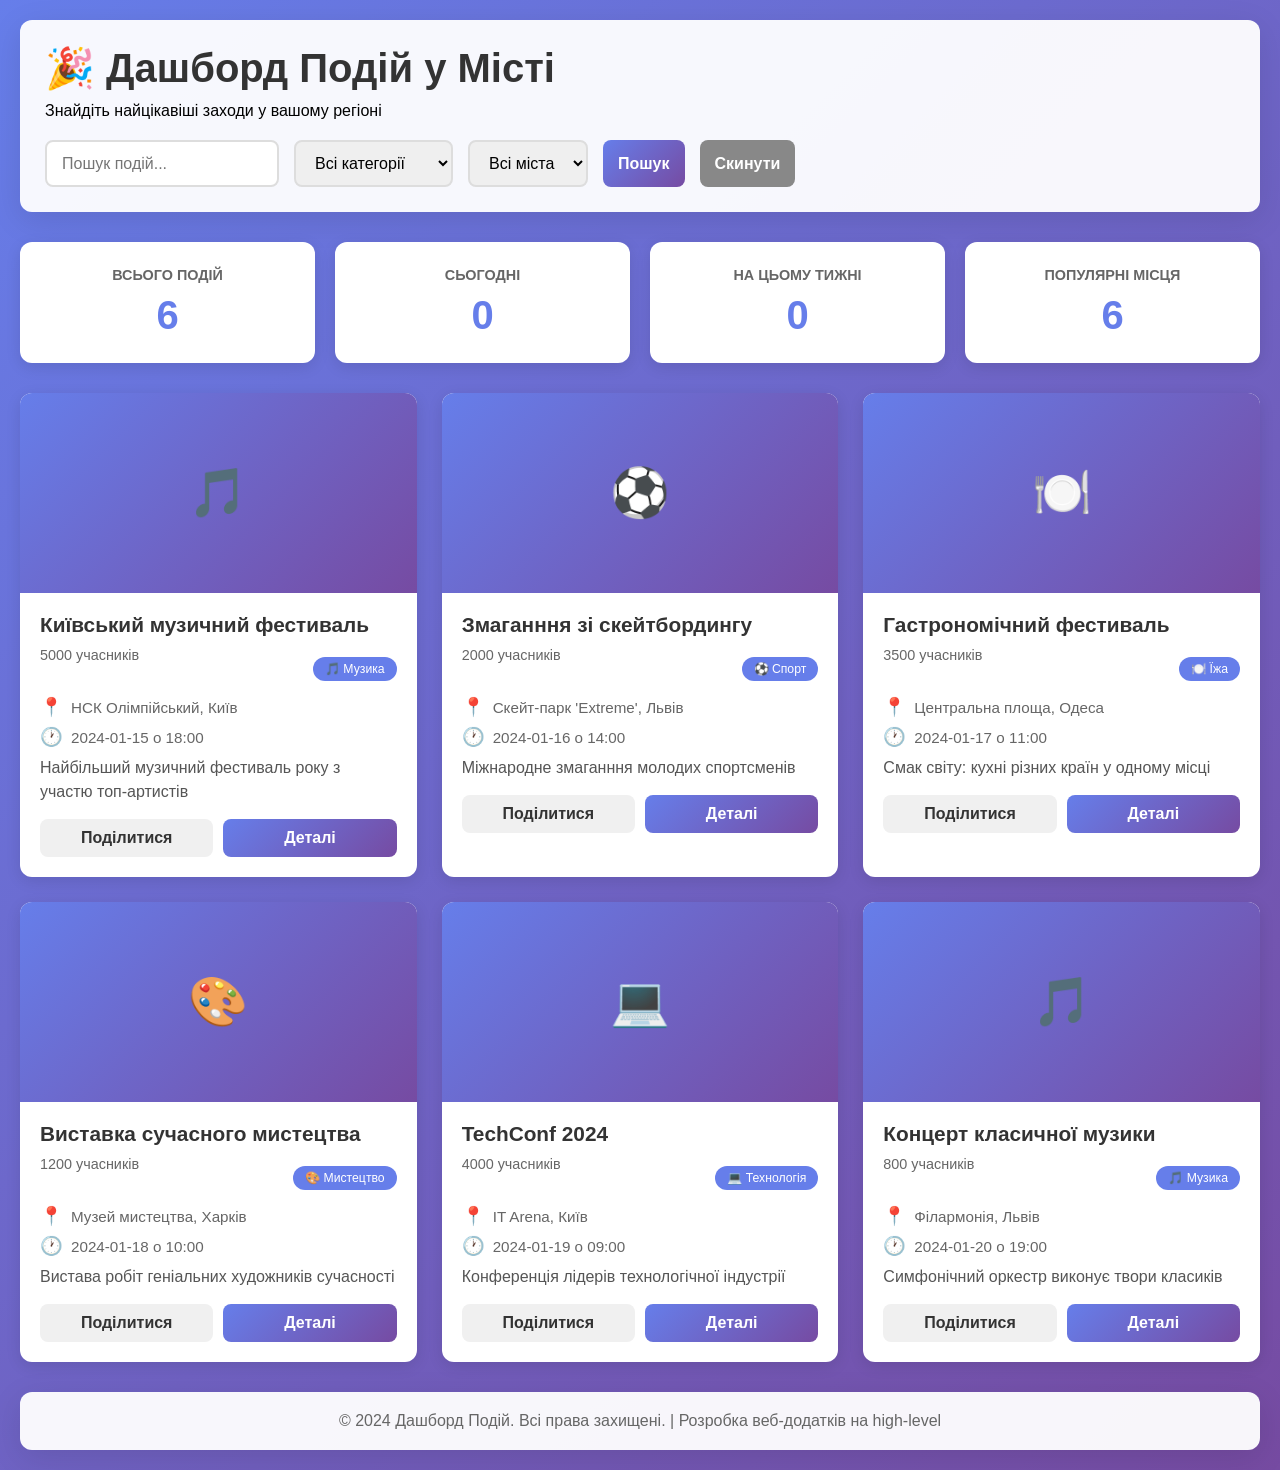
<file: html/index.html>
<!DOCTYPE html>
<html lang="uk">
<head>
    <meta charset="UTF-8">
    <meta name="viewport" content="width=device-width, initial-scale=1.0">
    <title>Дашборд для Подій у Місті</title>
    <style>
        * {
            margin: 0;
            padding: 0;
            box-sizing: border-box;
        }

        body {
            font-family: 'Segoe UI', Tahoma, Geneva, Verdana, sans-serif;
            background: linear-gradient(135deg, #667eea 0%, #764ba2 100%);
            min-height: 100vh;
            padding: 20px;
        }

        .container {
            max-width: 1400px;
            margin: 0 auto;
        }

        header {
            background: rgba(255, 255, 255, 0.95);
            padding: 25px;
            border-radius: 12px;
            box-shadow: 0 8px 32px rgba(0, 0, 0, 0.1);
            margin-bottom: 30px;
        }

        h1 {
            color: #333;
            font-size: 2.5em;
            margin-bottom: 10px;
        }

        .search-filters {
            display: flex;
            gap: 15px;
            margin-top: 20px;
            flex-wrap: wrap;
        }

        input, select, button {
            padding: 12px 15px;
            border: 2px solid #ddd;
            border-radius: 8px;
            font-size: 1em;
            transition: all 0.3s ease;
        }

        input:focus, select:focus {
            outline: none;
            border-color: #667eea;
            box-shadow: 0 0 0 3px rgba(102, 126, 234, 0.1);
        }

        button {
            background: linear-gradient(135deg, #667eea 0%, #764ba2 100%);
            color: white;
            border: none;
            cursor: pointer;
            font-weight: 600;
        }

        button:hover {
            transform: translateY(-2px);
            box-shadow: 0 5px 15px rgba(102, 126, 234, 0.4);
        }

        .stats-grid {
            display: grid;
            grid-template-columns: repeat(auto-fit, minmax(200px, 1fr));
            gap: 20px;
            margin-bottom: 30px;
        }

        .stat-card {
            background: white;
            padding: 25px;
            border-radius: 12px;
            box-shadow: 0 4px 15px rgba(0, 0, 0, 0.1);
            text-align: center;
        }

        .stat-card h3 {
            color: #666;
            font-size: 0.9em;
            text-transform: uppercase;
            margin-bottom: 10px;
        }

        .stat-card .number {
            font-size: 2.5em;
            font-weight: bold;
            color: #667eea;
        }

        .events-grid {
            display: grid;
            grid-template-columns: repeat(auto-fill, minmax(320px, 1fr));
            gap: 25px;
            margin-bottom: 30px;
        }

        .event-card {
            background: white;
            border-radius: 12px;
            overflow: hidden;
            box-shadow: 0 4px 15px rgba(0, 0, 0, 0.1);
            transition: all 0.3s ease;
            cursor: pointer;
        }

        .event-card:hover {
            transform: translateY(-10px);
            box-shadow: 0 12px 25px rgba(0, 0, 0, 0.15);
        }

        .event-image {
            width: 100%;
            height: 200px;
            background: linear-gradient(135deg, #667eea 0%, #764ba2 100%);
            display: flex;
            align-items: center;
            justify-content: center;
            font-size: 3em;
        }

        .event-content {
            padding: 20px;
        }

        .event-content h3 {
            color: #333;
            margin-bottom: 10px;
            font-size: 1.3em;
        }

        .event-meta {
            display: flex;
            justify-content: space-between;
            margin-bottom: 15px;
            color: #666;
            font-size: 0.9em;
        }

        .event-description {
            color: #555;
            margin-bottom: 15px;
            line-height: 1.5;
        }

        .event-location, .event-time {
            display: flex;
            align-items: center;
            margin-bottom: 8px;
            color: #666;
            font-size: 0.95em;
        }

        .event-location::before, .event-time::before {
            margin-right: 8px;
            font-size: 1.2em;
        }

        .event-location::before {
            content: "📍";
        }

        .event-time::before {
            content: "🕐";
        }

        .event-footer {
            display: flex;
            gap: 10px;
        }

        .btn-secondary {
            flex: 1;
            padding: 10px;
            background: #f0f0f0;
            color: #333;
            border: none;
            border-radius: 8px;
            cursor: pointer;
            transition: all 0.3s ease;
        }

        .btn-secondary:hover {
            background: #e0e0e0;
        }

        .btn-primary {
            flex: 1;
            padding: 10px;
            background: linear-gradient(135deg, #667eea 0%, #764ba2 100%);
            color: white;
            border: none;
            border-radius: 8px;
            cursor: pointer;
            font-weight: 600;
            transition: all 0.3s ease;
        }

        .btn-primary:hover {
            transform: scale(1.05);
        }

        .modal {
            display: none;
            position: fixed;
            top: 0;
            left: 0;
            width: 100%;
            height: 100%;
            background: rgba(0, 0, 0, 0.5);
            z-index: 1000;
            align-items: center;
            justify-content: center;
        }

        .modal.active {
            display: flex;
        }

        .modal-content {
            background: white;
            border-radius: 12px;
            padding: 30px;
            max-width: 600px;
            width: 90%;
            box-shadow: 0 20px 60px rgba(0, 0, 0, 0.3);
        }

        .modal-content h2 {
            margin-bottom: 20px;
            color: #333;
        }

        .modal-close {
            float: right;
            font-size: 1.5em;
            cursor: pointer;
            color: #999;
        }

        .modal-close:hover {
            color: #333;
        }

        footer {
            background: rgba(255, 255, 255, 0.95);
            padding: 20px;
            border-radius: 12px;
            text-align: center;
            color: #666;
            box-shadow: 0 8px 32px rgba(0, 0, 0, 0.1);
        }

        @media (max-width: 768px) {
            h1 {
                font-size: 1.8em;
            }

            .search-filters {
                flex-direction: column;
            }

            input, select, button {
                width: 100%;
            }

            .events-grid {
                grid-template-columns: 1fr;
            }
        }

        .category-badge {
            display: inline-block;
            background: #667eea;
            color: white;
            padding: 5px 12px;
            border-radius: 20px;
            font-size: 0.85em;
            margin-top: 10px;
        }

        .no-events {
            grid-column: 1 / -1;
            text-align: center;
            padding: 50px;
            color: #999;
        }
    </style>
</head>
<body>
    <div class="container">
        <header>
            <h1>🎉 Дашборд Подій у Місті</h1>
            <p>Знайдіть найцікавіші заходи у вашому регіоні</p>
            
            <div class="search-filters">
                <input type="text" id="searchInput" placeholder="Пошук подій...">
                <select id="categoryFilter">
                    <option value="">Всі категорії</option>
                    <option value="music">🎵 Музика</option>
                    <option value="sports">⚽ Спорт</option>
                    <option value="food">🍽️ Їжа</option>
                    <option value="art">🎨 Мистецтво</option>
                    <option value="technology">💻 Технологія</option>
                </select>
                <select id="cityFilter">
                    <option value="">Всі міста</option>
                    <option value="kyiv">Київ</option>
                    <option value="lviv">Львів</option>
                    <option value="kharkiv">Харків</option>
                    <option value="odesa">Одеса</option>
                </select>
                <button onclick="applyFilters()">Пошук</button>
                <button onclick="resetFilters()" style="background: #888;">Скинути</button>
            </div>
        </header>

        <div class="stats-grid" id="statsGrid">
            <div class="stat-card">
                <h3>Всього подій</h3>
                <div class="number" id="totalEvents">0</div>
            </div>
            <div class="stat-card">
                <h3>Сьогодні</h3>
                <div class="number" id="todayEvents">0</div>
            </div>
            <div class="stat-card">
                <h3>На цьому тижні</h3>
                <div class="number" id="weekEvents">0</div>
            </div>
            <div class="stat-card">
                <h3>Популярні місця</h3>
                <div class="number" id="popularVenues">0</div>
            </div>
        </div>

        <div class="events-grid" id="eventsGrid"></div>
    </div>

    <footer>
        <p>&copy; 2024 Дашборд Подій. Всі права захищені. | Розробка веб-додатків на high-level</p>
    </footer>

    <div class="modal" id="eventModal">
        <div class="modal-content">
            <span class="modal-close" onclick="closeModal()">&times;</span>
            <div id="modalBody"></div>
        </div>
    </div>

    <script>
        // Sample Events Data
        const eventsData = [
            {
                id: 1,
                title: "Київський музичний фестиваль",
                date: "2024-01-15",
                time: "18:00",
                location: "НСК Олімпійський, Київ",
                city: "kyiv",
                category: "music",
                image: "🎵",
                description: "Найбільший музичний фестиваль року з участю топ-артистів",
                attendees: 5000
            },
            {
                id: 2,
                title: "Змаганння зі скейтбордингу",
                date: "2024-01-16",
                time: "14:00",
                location: "Скейт-парк 'Extreme', Львів",
                city: "lviv",
                category: "sports",
                image: "⚽",
                description: "Міжнародне змаганння молодих спортсменів",
                attendees: 2000
            },
            {
                id: 3,
                title: "Гастрономічний фестиваль",
                date: "2024-01-17",
                time: "11:00",
                location: "Центральна площа, Одеса",
                city: "odesa",
                category: "food",
                image: "🍽️",
                description: "Смак світу: кухні різних країн у одному місці",
                attendees: 3500
            },
            {
                id: 4,
                title: "Виставка сучасного мистецтва",
                date: "2024-01-18",
                time: "10:00",
                location: "Музей мистецтва, Харків",
                city: "kharkiv",
                category: "art",
                image: "🎨",
                description: "Вистава робіт геніальних художників сучасності",
                attendees: 1200
            },
            {
                id: 5,
                title: "TechConf 2024",
                date: "2024-01-19",
                time: "09:00",
                location: "IT Arena, Київ",
                city: "kyiv",
                category: "technology",
                image: "💻",
                description: "Конференція лідерів технологічної індустрії",
                attendees: 4000
            },
            {
                id: 6,
                title: "Концерт класичної музики",
                date: "2024-01-20",
                time: "19:00",
                location: "Філармонія, Львів",
                city: "lviv",
                category: "music",
                image: "🎵",
                description: "Симфонічний оркестр виконує твори класиків",
                attendees: 800
            }
        ];

        let filteredEvents = [...eventsData];

        // Initialize Dashboard
        function init() {
            displayEvents(eventsData);
            updateStats(eventsData);
        }

        // Display Events
        function displayEvents(events) {
            const grid = document.getElementById('eventsGrid');
            grid.innerHTML = '';

            if (events.length === 0) {
                grid.innerHTML = '<div class="no-events">Не знайдено подій за вашими критеріями</div>';
                return;
            }

            events.forEach(event => {
                const eventCard = createEventCard(event);
                grid.appendChild(eventCard);
            });
        }

        // Create Event Card
        function createEventCard(event) {
            const card = document.createElement('div');
            card.className = 'event-card';
            card.innerHTML = `
                <div class="event-image">${event.image}</div>
                <div class="event-content">
                    <h3>${event.title}</h3>
                    <div class="event-meta">
                        <span>${event.attendees} учасників</span>
                        <span class="category-badge">${getCategoryName(event.category)}</span>
                    </div>
                    <div class="event-location">${event.location}</div>
                    <div class="event-time">${event.date} о ${event.time}</div>
                    <p class="event-description">${event.description}</p>
                    <div class="event-footer">
                        <button class="btn-secondary" onclick="shareEvent(${event.id})">Поділитися</button>
                        <button class="btn-primary" onclick="showEventDetails(${event.id})">Деталі</button>
                    </div>
                </div>
            `;
            return card;
        }

        // Get Category Name
        function getCategoryName(category) {
            const categories = {
                music: "🎵 Музика",
                sports: "⚽ Спорт",
                food: "🍽️ Їжа",
                art: "🎨 Мистецтво",
                technology: "💻 Технологія"
            };
            return categories[category] || category;
        }

        // Update Statistics
        function updateStats(events) {
            const today = new Date().toISOString().split('T')[0];
            const weekStart = new Date();
            const weekEnd = new Date(weekStart.getTime() + 7 * 24 * 60 * 60 * 1000);

            const todayCount = events.filter(e => e.date === today).length;
            const weekCount = events.filter(e => e.date >= today && e.date <= weekEnd.toISOString().split('T')[0]).length;
            const venues = new Set(events.map(e => e.location)).size;

            document.getElementById('totalEvents').textContent = events.length;
            document.getElementById('todayEvents').textContent = todayCount;
            document.getElementById('weekEvents').textContent = weekCount;
            document.getElementById('popularVenues').textContent = venues;
        }

        // Apply Filters
        function applyFilters() {
            const searchTerm = document.getElementById('searchInput').value.toLowerCase();
            const category = document.getElementById('categoryFilter').value;
            const city = document.getElementById('cityFilter').value;

            filteredEvents = eventsData.filter(event => {
                const matchesSearch = event.title.toLowerCase().includes(searchTerm) ||
                                    event.description.toLowerCase().includes(searchTerm);
                const matchesCategory = !category || event.category === category;
                const matchesCity = !city || event.city === city;

                return matchesSearch && matchesCategory && matchesCity;
            });

            displayEvents(filteredEvents);
            updateStats(filteredEvents);
        }

        // Reset Filters
        function resetFilters() {
            document.getElementById('searchInput').value = '';
            document.getElementById('categoryFilter').value = '';
            document.getElementById('cityFilter').value = '';
            filteredEvents = [...eventsData];
            displayEvents(eventsData);
            updateStats(eventsData);
        }

        // Show Event Details
        function showEventDetails(eventId) {
            const event = eventsData.find(e => e.id === eventId);
            if (!event) return;

            const modalBody = document.getElementById('modalBody');
            modalBody.innerHTML = `
                <h2>${event.title}</h2>
                <p><strong>Дата:</strong> ${event.date}</p>
                <p><strong>Час:</strong> ${event.time}</p>
                <p><strong>Місцезнаходження:</strong> ${event.location}</p>
                <p><strong>Категорія:</strong> ${getCategoryName(event.category)}</p>
                <p><strong>Очікуване учасників:</strong> ${event.attendees}</p>
                <p><strong>Опис:</strong> ${event.description}</p>
                <button class="btn-primary" onclick="registerEvent(${event.id})" style="width: 100%; margin-top: 20px;">Зареєструватися</button>
            `;

            document.getElementById('eventModal').classList.add('active');
        }

        // Close Modal
        function closeModal() {
            document.getElementById('eventModal').classList.remove('active');
        }

        // Register Event
        function registerEvent(eventId) {
            alert('Дякуємо за реєстрацію! Ви отримаєте деталі на вашу пошту.');
            closeModal();
        }

        // Share Event
        function shareEvent(eventId) {
            const event = eventsData.find(e => e.id === eventId);
            if (event) {
                const text = `Приєднайтесь до мене на подію: "${event.title}" ${event.date} в ${event.location}`;
                if (navigator.share) {
                    navigator.share({ title: event.title, text: text });
                } else {
                    alert('Поділіться: ' + text);
                }
            }
        }

        // Close modal when clicking outside
        window.onclick = function(event) {
            const modal = document.getElementById('eventModal');
            if (event.target === modal) {
                closeModal();
            }
        }

        // Initialize on page load
        window.addEventListener('DOMContentLoaded', init);
    </script>
</body>
</html>
</file>
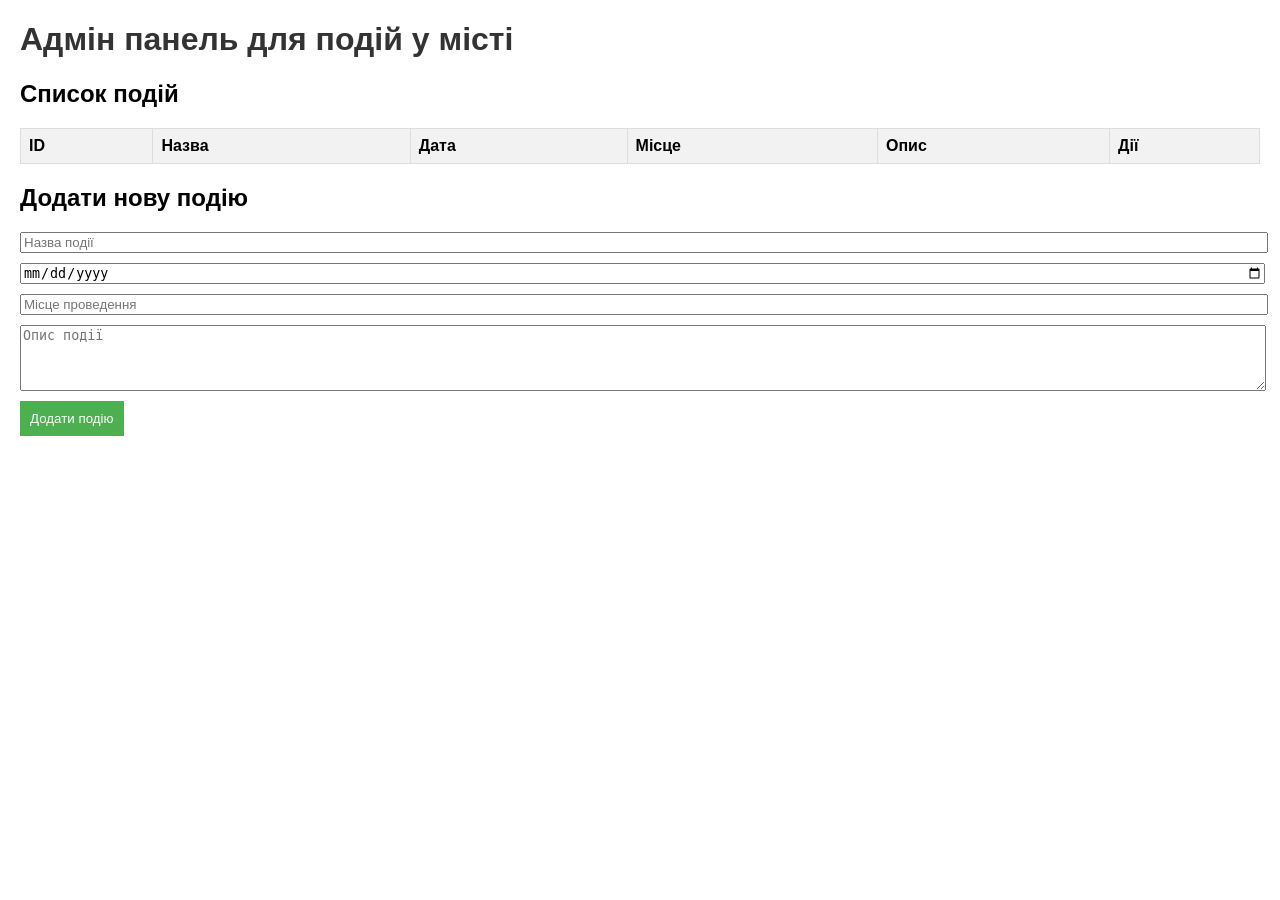
<file: html/admin.html>
<!DOCTYPE html>
<html lang="uk">
<head>
    <meta charset="UTF-8">
    <meta name="viewport" content="width=device-width, initial-scale=1.0">
    <title>Адмін панель - Події у місті</title>
    <style>
        body { font-family: Arial, sans-serif; margin: 20px; }
        h1 { color: #333; }
        table { width: 100%; border-collapse: collapse; margin-top: 20px; }
        th, td { border: 1px solid #ddd; padding: 8px; text-align: left; }
        th { background-color: #f2f2f2; }
        form { margin-top: 20px; }
        input, textarea { display: block; margin-bottom: 10px; width: 100%; }
        button { padding: 10px; background-color: #4CAF50; color: white; border: none; cursor: pointer; }
        button:hover { background-color: #45a049; }
    </style>
</head>
<body>
    <h1>Адмін панель для подій у місті</h1>
    
    <h2>Список подій</h2>
    <table id="eventsTable">
        <thead>
            <tr>
                <th>ID</th>
                <th>Назва</th>
                <th>Дата</th>
                <th>Місце</th>
                <th>Опис</th>
                <th>Дії</th>
            </tr>
        </thead>
        <tbody>
            <!-- Тут будуть додані події динамічно -->
        </tbody>
    </table>
    
    <h2>Додати нову подію</h2>
    <form id="addEventForm">
        <input type="text" id="eventName" placeholder="Назва події" required>
        <input type="date" id="eventDate" required>
        <input type="text" id="eventLocation" placeholder="Місце проведення" required>
        <textarea id="eventDescription" placeholder="Опис події" rows="4" required></textarea>
        <button type="submit">Додати подію</button>
    </form>
    
    <script>
        // Простий JavaScript для демонстрації (без сервера)
        let events = [];
        let eventId = 1;
        
        const tableBody = document.querySelector('#eventsTable tbody');
        const form = document.getElementById('addEventForm');
        
        form.addEventListener('submit', function(e) {
            e.preventDefault();
            const name = document.getElementById('eventName').value;
            const date = document.getElementById('eventDate').value;
            const location = document.getElementById('eventLocation').value;
            const description = document.getElementById('eventDescription').value;
            
            const event = { id: eventId++, name, date, location, description };
            events.push(event);
            addEventToTable(event);
            
            form.reset();
        });
        
        function addEventToTable(event) {
            const row = tableBody.insertRow();
            row.insertCell(0).textContent = event.id;
            row.insertCell(1).textContent = event.name;
            row.insertCell(2).textContent = event.date;
            row.insertCell(3).textContent = event.location;
            row.insertCell(4).textContent = event.description;
            const actionsCell = row.insertCell(5);
            actionsCell.innerHTML = '<button onclick="deleteEvent(' + event.id + ')">Видалити</button>';
        }
        
        function deleteEvent(id) {
            events = events.filter(e => e.id !== id);
            tableBody.innerHTML = '';
            events.forEach(addEventToTable);
        }
    </script>
</body>
</html>
</file>
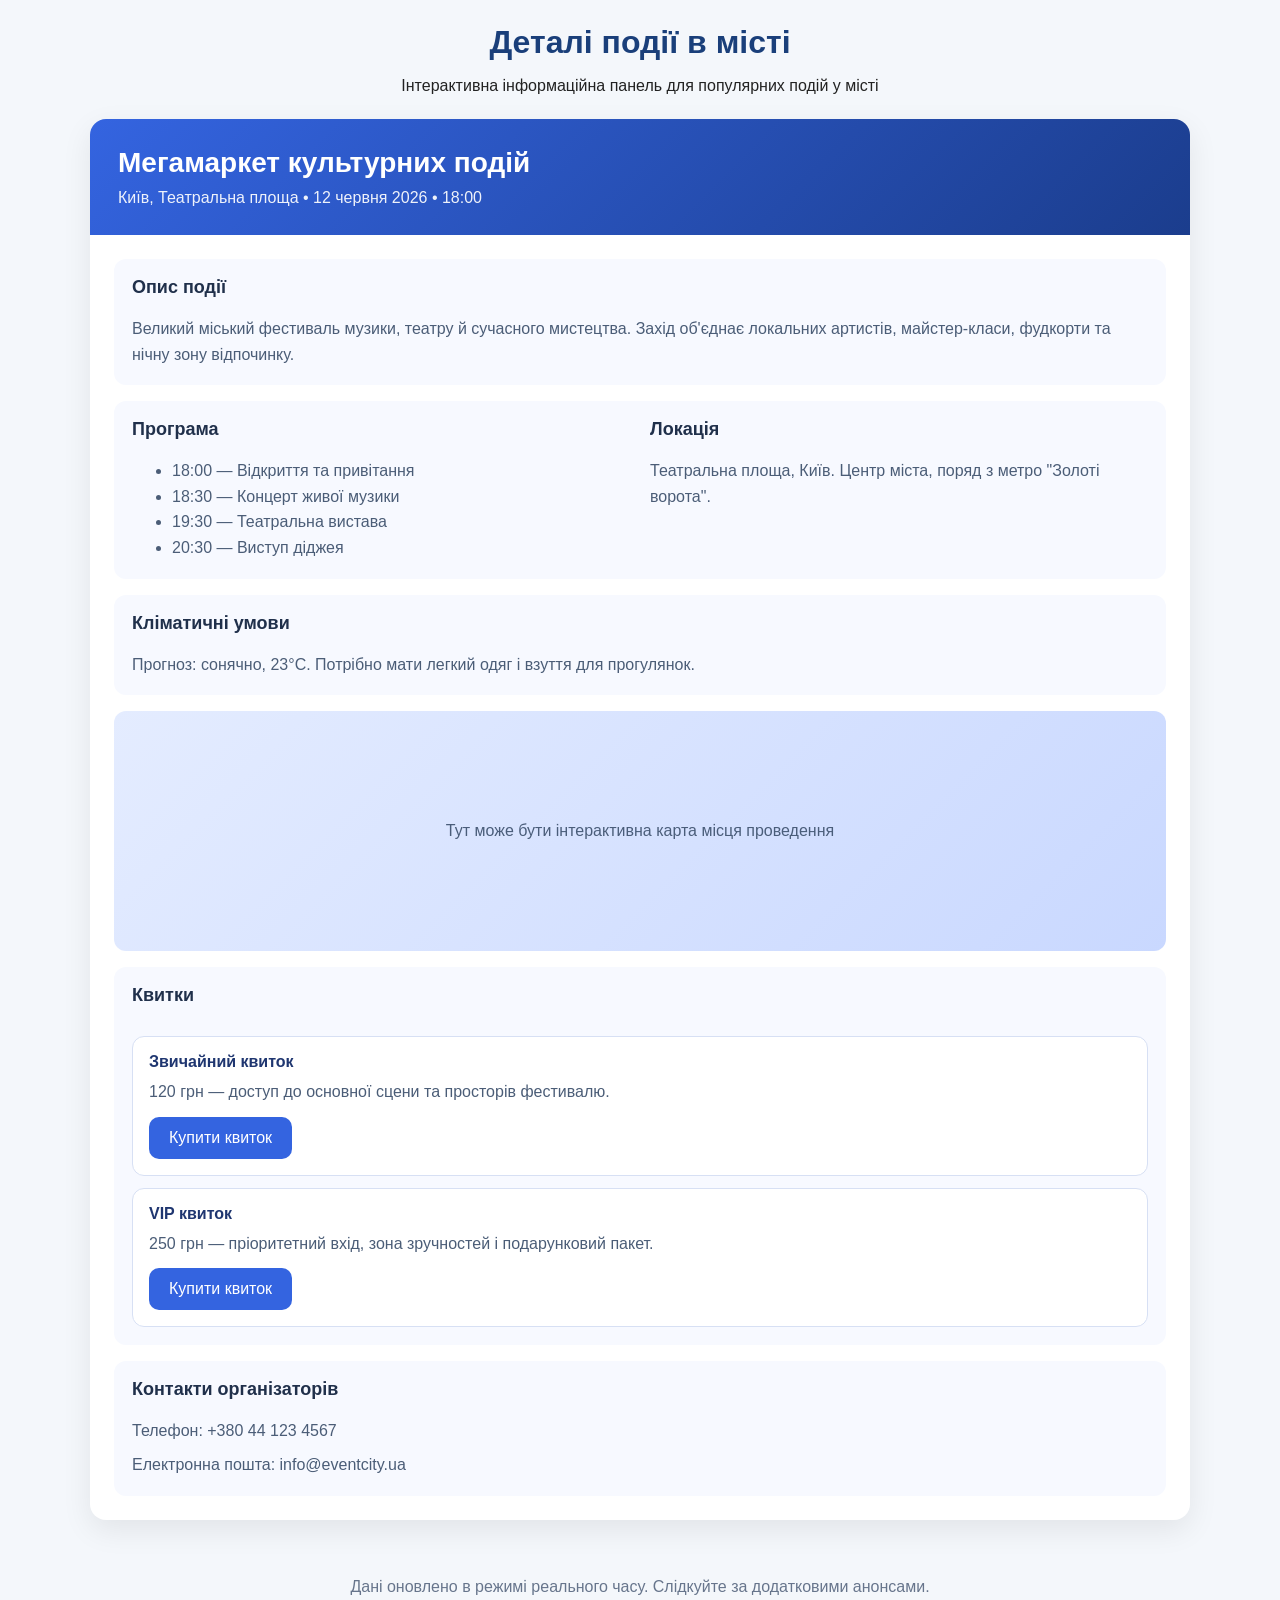
<file: html/event.detail.html>
<!DOCTYPE html>
<html lang="uk">
<head>
  <meta charset="UTF-8" />
  <meta name="viewport" content="width=device-width, initial-scale=1.0" />
  <title>Деталі події</title>
  <style>
    body {
      font-family: Arial, sans-serif;
      background: #f4f7fb;
      color: #222;
      margin: 0;
      padding: 0;
    }

    .container {
      max-width: 1100px;
      margin: 0 auto;
      padding: 24px;
    }

    header {
      text-align: center;
      margin-bottom: 24px;
    }

    header h1 {
      margin: 0;
      font-size: 32px;
      color: #1a3f7a;
    }

    .event-card {
      background: #ffffff;
      border-radius: 16px;
      box-shadow: 0 10px 30px rgba(0, 0, 0, 0.08);
      overflow: hidden;
      margin-bottom: 24px;
    }

    .hero {
      background: linear-gradient(135deg, #3464e0 0%, #1b3d8d 100%);
      color: #fff;
      padding: 28px;
    }

    .hero h2 {
      margin: 0 0 10px;
      font-size: 28px;
    }

    .hero p {
      margin: 0;
      opacity: 0.92;
    }

    .details {
      display: grid;
      gap: 16px;
      padding: 24px;
    }

    .details__item {
      background: #f7f9ff;
      border-radius: 12px;
      padding: 18px;
    }

    .details__item h3 {
      margin-top: 0;
      font-size: 18px;
      color: #20304b;
    }

    .details__item p,
    .details__item ul {
      margin: 8px 0 0;
      line-height: 1.6;
      color: #4b5d77;
    }

    .grid-2 {
      display: grid;
      grid-template-columns: 1fr 1fr;
      gap: 20px;
    }

    .map-placeholder {
      height: 240px;
      background: linear-gradient(135deg, #e4ecff 0%, #c9d8ff 100%);
      border-radius: 12px;
      display: flex;
      align-items: center;
      justify-content: center;
      color: #4a5d7a;
      font-size: 16px;
    }

    .tickets {
      display: grid;
      gap: 12px;
    }

    .ticket-card {
      border: 1px solid #d7e0f4;
      border-radius: 12px;
      padding: 16px;
      background: #fff;
    }

    .ticket-card strong {
      display: block;
      margin-bottom: 8px;
      color: #1f3670;
    }

    .cta {
      display: inline-block;
      margin-top: 12px;
      padding: 12px 20px;
      background: #3464e0;
      color: #fff;
      text-decoration: none;
      border-radius: 10px;
    }

    footer {
      text-align: center;
      color: #67758c;
      margin-top: 16px;
      padding: 18px 0;
    }

    @media (max-width: 820px) {
      .grid-2 {
        grid-template-columns: 1fr;
      }
    }
  </style>
</head>
<body>
  <div class="container">
    <header>
      <h1>Деталі події в місті</h1>
      <p>Інтерактивна інформаційна панель для популярних подій у місті</p>
    </header>

    <section class="event-card">
      <div class="hero">
        <h2>Мегамаркет культурних подій</h2>
        <p>Київ, Театральна площа • 12 червня 2026 • 18:00</p>
      </div>

      <div class="details">
        <div class="details__item">
          <h3>Опис події</h3>
          <p>
            Великий міський фестиваль музики, театру й сучасного мистецтва. Захід об'єднає локальних артистів,
            майстер-класи, фудкорти та нічну зону відпочинку.
          </p>
        </div>

        <div class="details__item grid-2">
          <div>
            <h3>Програма</h3>
            <ul>
              <li>18:00 — Відкриття та привітання</li>
              <li>18:30 — Концерт живої музики</li>
              <li>19:30 — Театральна вистава</li>
              <li>20:30 — Виступ діджея</li>
            </ul>
          </div>

          <div>
            <h3>Локація</h3>
            <p>Театральна площа, Київ. Центр міста, поряд з метро &quot;Золоті ворота&quot;.</p>
          </div>
        </div>

        <div class="details__item">
          <h3>Кліматичні умови</h3>
          <p>Прогноз: сонячно, 23°С. Потрібно мати легкий одяг і взуття для прогулянок.</p>
        </div>

        <div class="map-placeholder">
          Тут може бути інтерактивна карта місця проведення
        </div>

        <div class="details__item tickets">
          <h3>Квитки</h3>
          <div class="ticket-card">
            <strong>Звичайний квиток</strong>
            <p>120 грн — доступ до основної сцени та просторів фестивалю.</p>
            <a class="cta" href="#">Купити квиток</a>
          </div>
          <div class="ticket-card">
            <strong>VIP квиток</strong>
            <p>250 грн — пріоритетний вхід, зона зручностей і подарунковий пакет.</p>
            <a class="cta" href="#">Купити квиток</a>
          </div>
        </div>

        <div class="details__item">
          <h3>Контакти організаторів</h3>
          <p>Телефон: +380 44 123 4567</p>
          <p>Електронна пошта: info@eventcity.ua</p>
        </div>
      </div>
    </section>

    <footer>
      <p>Дані оновлено в режимі реального часу. Слідкуйте за додатковими анонсами.</p>
    </footer>
  </div>
</body>
</html>
</file>
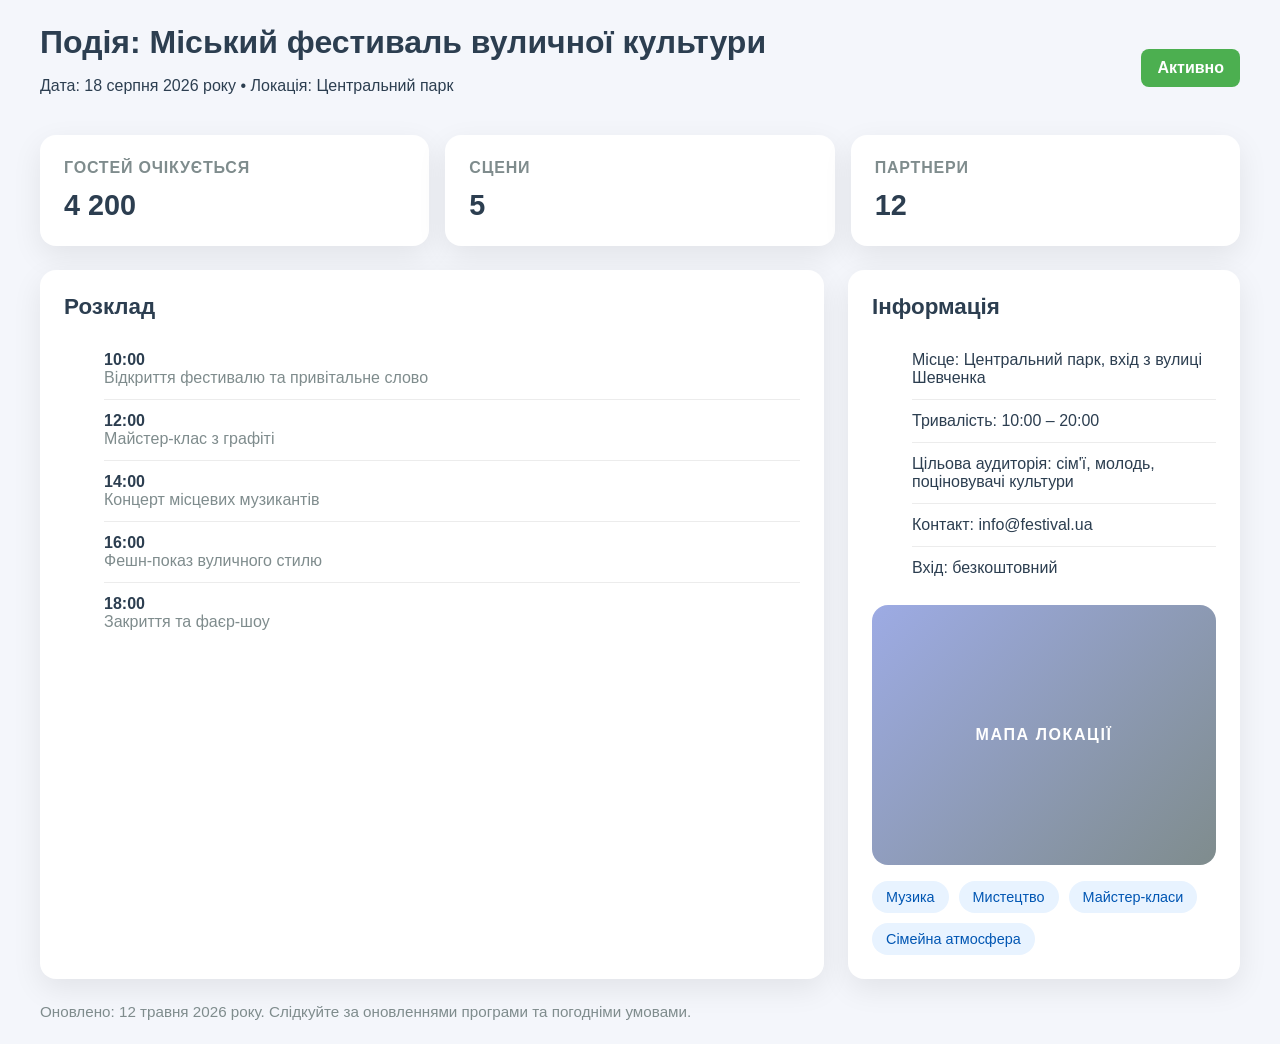
<file: html/event.html>
<!DOCTYPE html>
<html lang="uk">
<head>
  <meta charset="UTF-8">
  <meta name="viewport" content="width=device-width, initial-scale=1.0">
  <title>Дашборд події в місті</title>
  <style>
    body {
      margin: 0;
      font-family: Arial, sans-serif;
      background: #f4f6fb;
      color: #2c3e50;
    }
    .container {
      max-width: 1200px;
      margin: 0 auto;
      padding: 24px;
    }
    .header {
      display: flex;
      justify-content: space-between;
      align-items: center;
      flex-wrap: wrap;
      gap: 16px;
      margin-bottom: 24px;
    }
    .header h1 {
      margin: 0;
      font-size: 2rem;
    }
    .header .status {
      background: #4caf50;
      color: #fff;
      padding: 10px 16px;
      border-radius: 8px;
      font-weight: 700;
    }
    .overview {
      display: grid;
      grid-template-columns: repeat(3, minmax(200px, 1fr));
      gap: 16px;
      margin-bottom: 24px;
    }
    .card {
      background: #fff;
      border-radius: 16px;
      box-shadow: 0 10px 30px rgba(0,0,0,0.08);
      padding: 24px;
    }
    .card h2 {
      margin: 0 0 12px;
      font-size: 1rem;
      color: #7f8c8d;
      text-transform: uppercase;
      letter-spacing: 0.05em;
    }
    .card p {
      margin: 0;
      font-size: 1.8rem;
      font-weight: 700;
    }
    .main {
      display: grid;
      grid-template-columns: 2fr 1fr;
      gap: 24px;
    }
    .panel {
      background: #fff;
      border-radius: 16px;
      box-shadow: 0 10px 30px rgba(0,0,0,0.08);
      padding: 24px;
    }
    .panel h2 {
      margin-top: 0;
      font-size: 1.4rem;
    }
    .schedule li, .info li {
      padding: 12px 0;
      border-bottom: 1px solid #ececec;
      list-style: none;
    }
    .schedule li:last-child, .info li:last-child {
      border-bottom: none;
    }
    .schedule time {
      display: block;
      font-weight: 700;
      color: #2c3e50;
    }
    .schedule span {
      color: #7f8c8d;
    }
    .map {
      height: 260px;
      border-radius: 16px;
      background: linear-gradient(135deg, #9dabe4 0%, #7f8c8d 100%);
      display: flex;
      align-items: center;
      justify-content: center;
      color: #fff;
      font-weight: 700;
      text-transform: uppercase;
      letter-spacing: 0.1em;
    }
    .tags {
      display: flex;
      flex-wrap: wrap;
      gap: 10px;
      margin-top: 16px;
    }
    .tag {
      background: #e8f3ff;
      color: #0056b3;
      padding: 8px 14px;
      border-radius: 999px;
      font-size: 0.9rem;
    }
    .footer-note {
      margin-top: 24px;
      font-size: 0.95rem;
      color: #7f8c8d;
    }
    @media (max-width: 900px) {
      .overview {
        grid-template-columns: 1fr;
      }
      .main {
        grid-template-columns: 1fr;
      }
    }
  </style>
</head>
<body>
  <div class="container">
    <div class="header">
      <div>
        <h1>Подія: Міський фестиваль вуличної культури</h1>
        <p>Дата: 18 серпня 2026 року • Локація: Центральний парк</p>
      </div>
      <div class="status">Активно</div>
    </div>

    <div class="overview">
      <div class="card">
        <h2>Гостей очікується</h2>
        <p>4 200</p>
      </div>
      <div class="card">
        <h2>Сцени</h2>
        <p>5</p>
      </div>
      <div class="card">
        <h2>Партнери</h2>
        <p>12</p>
      </div>
    </div>

    <div class="main">
      <section class="panel">
        <h2>Розклад</h2>
        <ul class="schedule">
          <li>
            <time>10:00</time>
            <span>Відкриття фестивалю та привітальне слово</span>
          </li>
          <li>
            <time>12:00</time>
            <span>Майстер-клас з графіті</span>
          </li>
          <li>
            <time>14:00</time>
            <span>Концерт місцевих музикантів</span>
          </li>
          <li>
            <time>16:00</time>
            <span>Фешн-показ вуличного стилю</span>
          </li>
          <li>
            <time>18:00</time>
            <span>Закриття та фаєр-шоу</span>
          </li>
        </ul>
      </section>

      <aside class="panel">
        <h2>Інформація</h2>
        <ul class="info">
          <li>Місце: Центральний парк, вхід з вулиці Шевченка</li>
          <li>Тривалість: 10:00 – 20:00</li>
          <li>Цільова аудиторія: сім'ї, молодь, поціновувачі культури</li>
          <li>Контакт: info@festival.ua</li>
          <li>Вхід: безкоштовний</li>
        </ul>

        <div class="map">Мапа локації</div>

        <div class="tags">
          <span class="tag">Музика</span>
          <span class="tag">Мистецтво</span>
          <span class="tag">Майстер-класи</span>
          <span class="tag">Сімейна атмосфера</span>
        </div>
      </aside>
    </div>

    <div class="footer-note">
      Оновлено: 12 травня 2026 року. Слідкуйте за оновленнями програми та погодніми умовами.
    </div>
  </div>
</body>
</html>
</file>
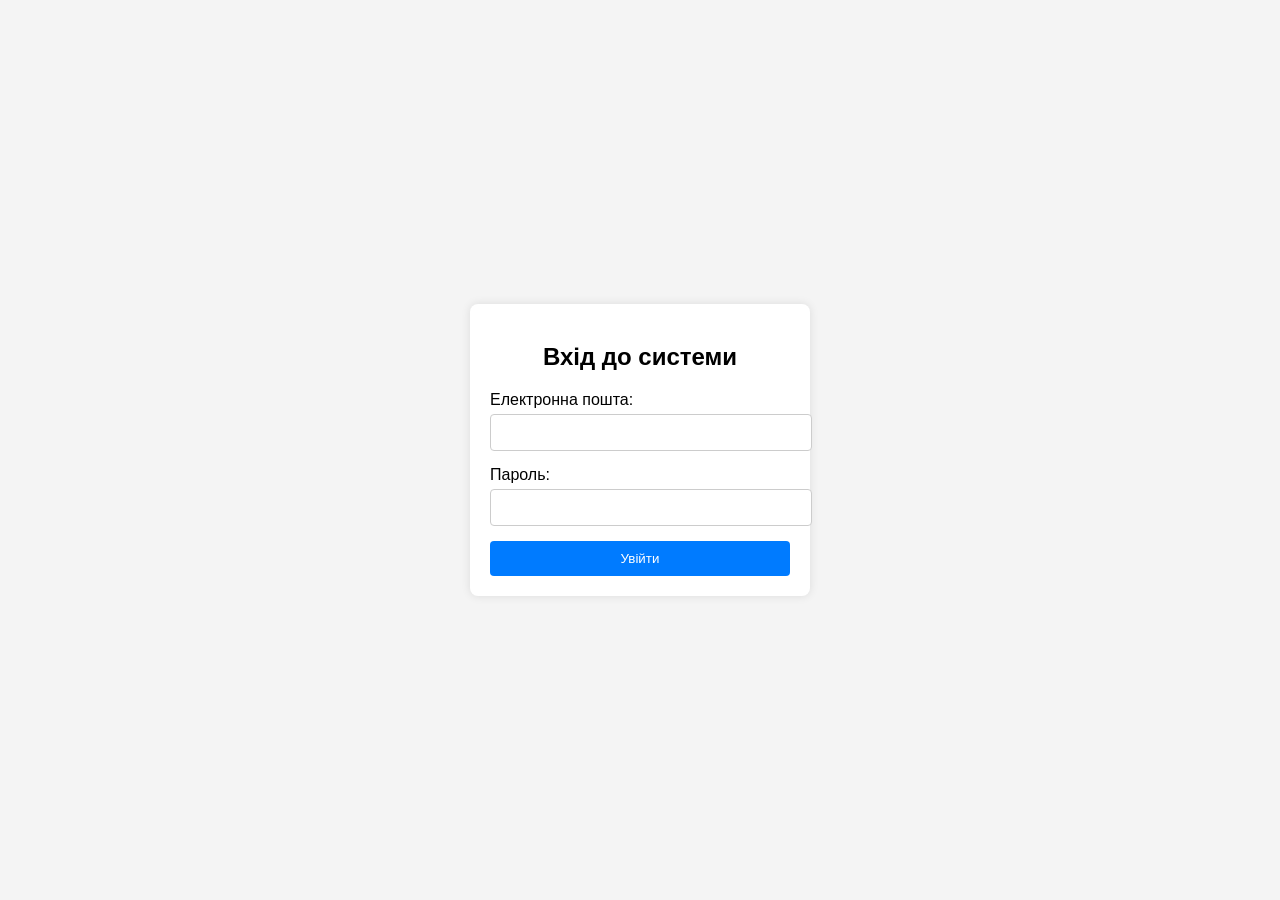
<file: html/login.html>
<!DOCTYPE html>
<html lang="uk">
<head>
    <meta charset="UTF-8">
    <meta name="viewport" content="width=device-width, initial-scale=1.0">
    <title>Вхід до дашборду подій міста</title>
    <style>
        body {
            font-family: Arial, sans-serif;
            background-color: #f4f4f4;
            display: flex;
            justify-content: center;
            align-items: center;
            height: 100vh;
            margin: 0;
        }
        .login-container {
            background-color: white;
            padding: 20px;
            border-radius: 8px;
            box-shadow: 0 0 10px rgba(0,0,0,0.1);
            width: 300px;
        }
        h2 {
            text-align: center;
            margin-bottom: 20px;
        }
        label {
            display: block;
            margin-bottom: 5px;
        }
        input[type="text"], input[type="password"] {
            width: 100%;
            padding: 10px;
            margin-bottom: 15px;
            border: 1px solid #ccc;
            border-radius: 4px;
        }
        button {
            width: 100%;
            padding: 10px;
            background-color: #007bff;
            color: white;
            border: none;
            border-radius: 4px;
            cursor: pointer;
        }
        button:hover {
            background-color: #0056b3;
        }
    </style>
</head>
<body>
    <div class="login-container">
        <h2>Вхід до системи</h2>
        <form action="/login" method="post">
            <label for="username">Електронна пошта:</label>
            <input type="text" id="username" name="username" required>
            
            <label for="password">Пароль:</label>
            <input type="password" id="password" name="password" required>
            
            <button type="submit">Увійти</button>
        </form>
    </div>
</body>
</html>
</file>
